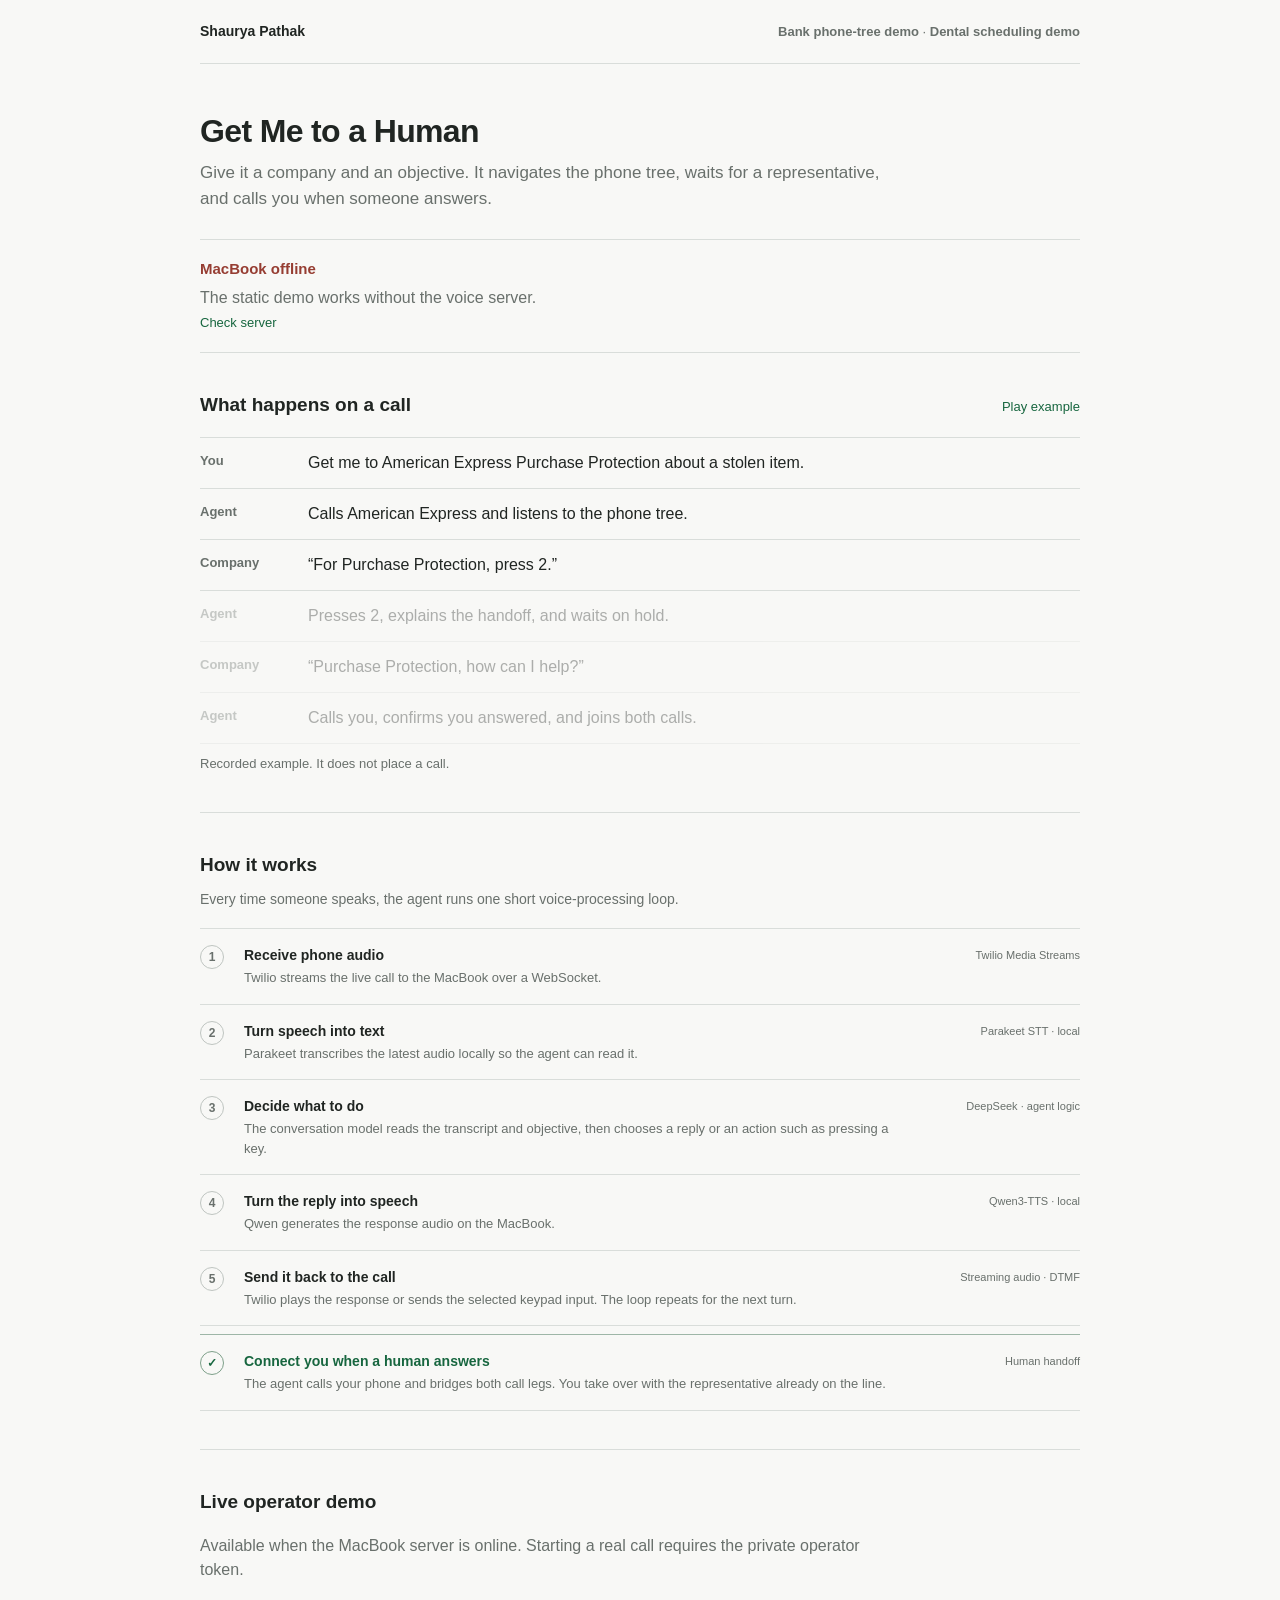
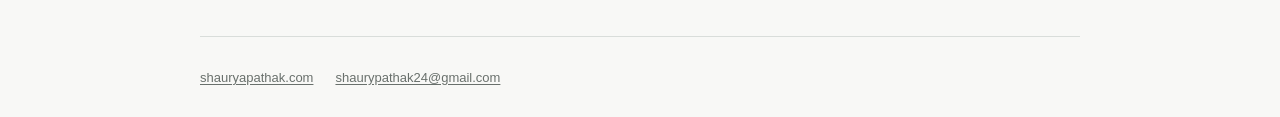
<file: index.html>
<!doctype html>
<html lang="en">
  <head>
    <meta charset="utf-8" />
    <meta name="viewport" content="width=device-width, initial-scale=1" />
    <meta name="description" content="A phone agent that gets a person on the line." />
    <title>Get Me to a Human · Shaurya Pathak</title>
    <link rel="icon" href="./icon.svg" type="image/svg+xml" />
    <link rel="stylesheet" href="./styles.css" />
    <script src="./app.js" defer></script>
  </head>
  <body>
    <main>
      <nav>
        <a href="https://shauryapathak.com">Shaurya Pathak</a>
        <span><a href="./bank/">Bank phone-tree demo</a> · <a href="./dentist/">Dental scheduling demo</a></span>
      </nav>

      <header class="intro">
        <h1>Get Me to a Human</h1>
        <p>Give it a company and an objective. It navigates the phone tree, waits for a representative, and calls you when someone answers.</p>
      </header>

      <section id="server-status" class="server-status offline" aria-live="polite">
        <h2 id="server-state">MacBook offline</h2>
        <p id="server-message">The static demo works without the voice server.</p>
        <button id="status-retry" class="text-button" type="button">Check server</button>
      </section>

      <section class="section">
        <div class="section-heading">
          <h2>What happens on a call</h2>
          <button id="play-walkthrough" class="text-button" type="button">Play example</button>
        </div>
        <ol id="walkthrough" class="walkthrough">
          <li><span>You</span><p>Get me to American Express Purchase Protection about a stolen item.</p></li>
          <li><span>Agent</span><p>Calls American Express and listens to the phone tree.</p></li>
          <li><span>Company</span><p>“For Purchase Protection, press 2.”</p></li>
          <li><span>Agent</span><p>Presses 2, explains the handoff, and waits on hold.</p></li>
          <li><span>Company</span><p>“Purchase Protection, how can I help?”</p></li>
          <li><span>Agent</span><p>Calls you, confirms you answered, and joins both calls.</p></li>
        </ol>
        <p class="quiet">Recorded example. It does not place a call.</p>
      </section>

      <section class="section">
        <h2>How it works</h2>
        <p class="pipeline-intro">Every time someone speaks, the agent runs one short voice-processing loop.</p>
        <ol class="pipeline" aria-label="Voice processing pipeline">
          <li>
            <span class="pipeline-number">1</span>
            <div><strong>Receive phone audio</strong><span>Twilio streams the live call to the MacBook over a WebSocket.</span></div>
            <small>Twilio Media Streams</small>
          </li>
          <li>
            <span class="pipeline-number">2</span>
            <div><strong>Turn speech into text</strong><span>Parakeet transcribes the latest audio locally so the agent can read it.</span></div>
            <small>Parakeet STT · local</small>
          </li>
          <li>
            <span class="pipeline-number">3</span>
            <div><strong>Decide what to do</strong><span>The conversation model reads the transcript and objective, then chooses a reply or an action such as pressing a key.</span></div>
            <small>DeepSeek · agent logic</small>
          </li>
          <li>
            <span class="pipeline-number">4</span>
            <div><strong>Turn the reply into speech</strong><span>Qwen generates the response audio on the MacBook.</span></div>
            <small>Qwen3-TTS · local</small>
          </li>
          <li>
            <span class="pipeline-number">5</span>
            <div><strong>Send it back to the call</strong><span>Twilio plays the response or sends the selected keypad input. The loop repeats for the next turn.</span></div>
            <small>Streaming audio · DTMF</small>
          </li>
          <li class="pipeline-handoff">
            <span class="pipeline-number">✓</span>
            <div><strong>Connect you when a human answers</strong><span>The agent calls your phone and bridges both call legs. You take over with the representative already on the line.</span></div>
            <small>Human handoff</small>
          </li>
        </ol>
      </section>

      <section id="live-demo" class="section live-demo" aria-labelledby="live-demo-title">
        <h2 id="live-demo-title">Live operator demo</h2>
        <p id="live-demo-intro">Available when the MacBook server is online. Starting a real call requires the private operator token.</p>

        <form id="unlock-form" class="unlock-form hidden">
          <label>
            Operator token
            <input id="operator-token" type="password" autocomplete="off" required />
          </label>
          <button type="submit">Unlock</button>
          <p id="unlock-error" class="error" role="alert"></p>
        </form>

        <form id="call-form" class="call-form hidden">
          <div class="field-grid">
            <label>Company<input id="company" required placeholder="American Express" /></label>
            <label>Company phone<input id="company-phone" required inputmode="tel" placeholder="+1 800 000 0000" /></label>
          </div>
          <label>What do you need?<textarea id="objective" required rows="3" placeholder="Get me to a representative who can help with…"></textarea></label>
          <div class="field-grid">
            <label>Your name<input id="caller-name" required autocomplete="name" /></label>
            <label>Call you at<input id="callback-phone" required inputmode="tel" autocomplete="tel" /></label>
          </div>
          <button type="submit">Start real call</button>
          <p class="quiet">This creates a paid Twilio call. Do not enter passwords, card details, CVVs, or Social Security numbers.</p>
          <p id="call-error" class="error" role="alert"></p>
        </form>

        <div id="active-call" class="active-call hidden" aria-live="polite">
          <div class="active-heading">
            <h3 id="active-company"></h3>
            <span id="active-status"></span>
          </div>
          <p id="active-objective"></p>
          <div id="transcript" class="transcript"></div>
          <button id="cancel-call" class="secondary" type="button">Stop call</button>
          <p id="active-error" class="error" role="alert"></p>
        </div>
      </section>

      <footer>
        <a href="https://shauryapathak.com">shauryapathak.com</a>
        <a href="mailto:shaurypathak24@gmail.com">shaurypathak24@gmail.com</a>
      </footer>
    </main>
  </body>
</html>
</file>
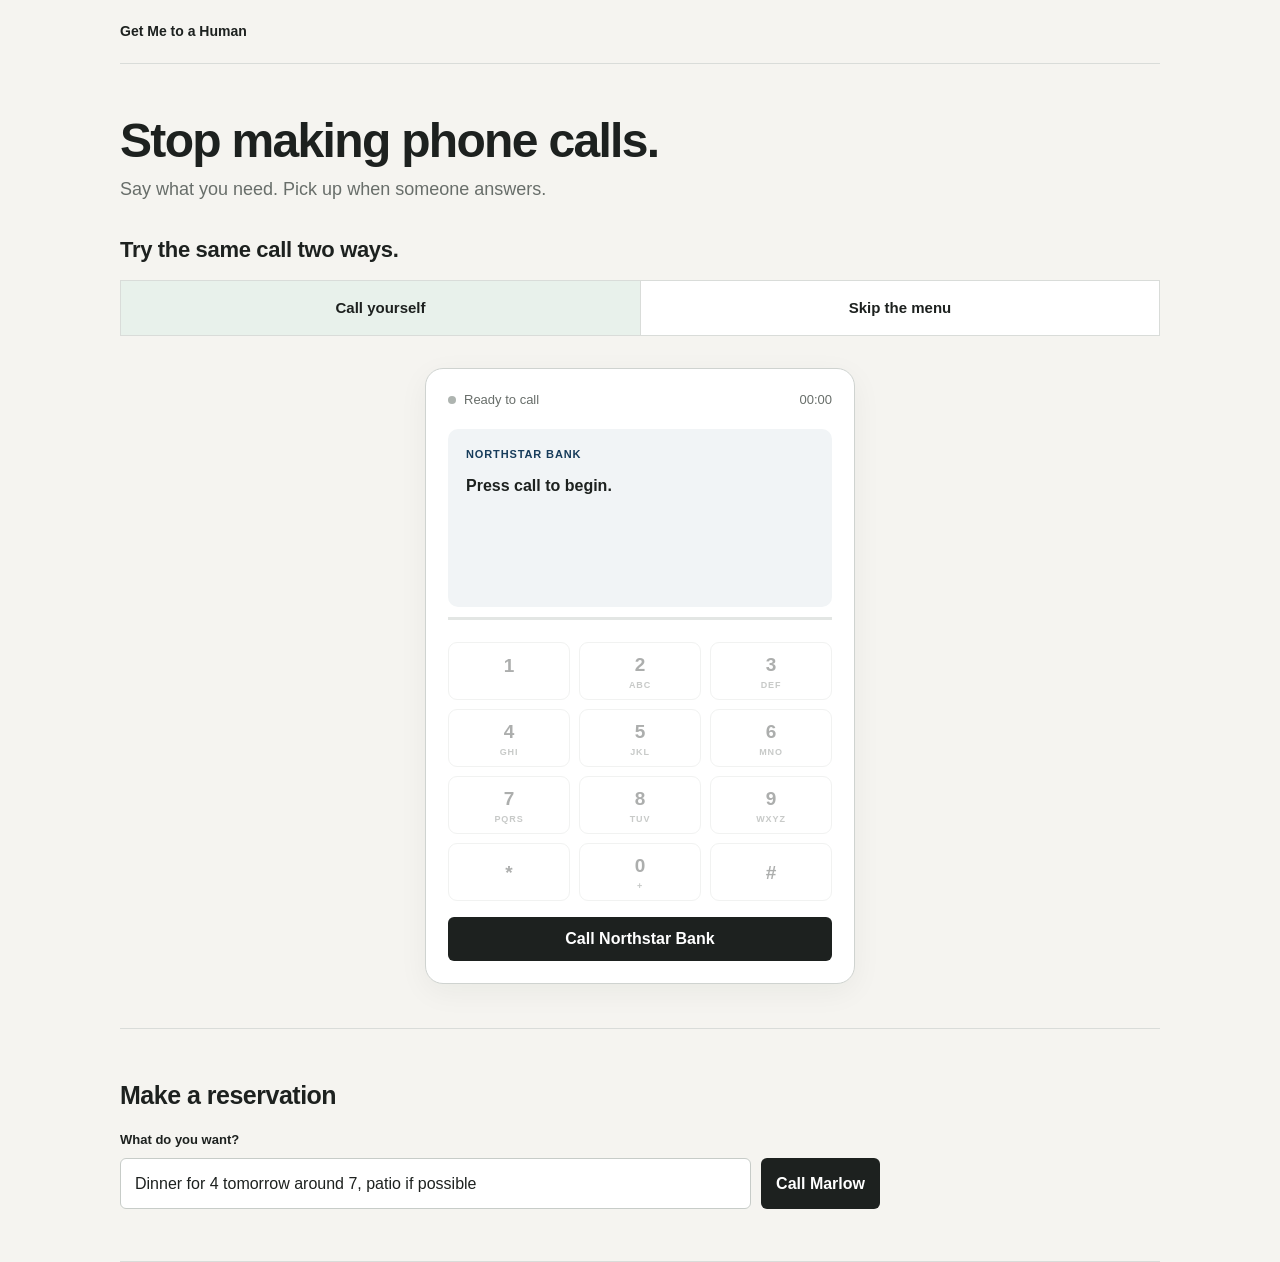
<file: bank/index.html>
<!doctype html>
<html lang="en">
  <head>
    <meta charset="utf-8" />
    <meta name="viewport" content="width=device-width, initial-scale=1" />
    <meta name="description" content="Skip phone menus and hold time." />
    <title>Get Me to a Human</title>
    <link rel="icon" href="../icon.svg" type="image/svg+xml" />
    <link rel="stylesheet" href="./styles.css" />
    <script src="./app.js" defer></script>
  </head>
  <body>
    <main>
      <nav>
        <a href="../">Get Me to a Human</a>
      </nav>

      <header>
        <h1>Stop making phone calls.</h1>
        <p class="lede">Say what you need. Pick up when someone answers.</p>
      </header>

      <h2 class="scenario-title">Try the same call two ways.</h2>
      <section class="mode-switch" aria-label="Choose how to call">
        <button class="mode active" data-mode="manual" type="button">
          <strong>Call yourself</strong>
        </button>
        <button class="mode" data-mode="agent" type="button">
          <strong>Skip the menu</strong>
        </button>
      </section>

      <section id="manual-demo" class="demo-panel" aria-label="Navigate the bank phone tree yourself">
        <div id="manual-experience" class="manual-experience">
          <div class="phone-shell">
          <div class="phone-topline">
            <div><span class="live-dot"></span><span id="manual-state">Ready to call</span></div>
            <time id="manual-time">00:00</time>
          </div>
          <div class="speaker" aria-live="polite">
            <div class="speaker-heading"><span class="speaker-label">NORTHSTAR BANK</span></div>
            <div id="manual-transcript" class="prompt-carousel"><p class="active">Press call to begin.</p></div>
          </div>
          <div id="manual-progress" class="progress" aria-label="Call progress"></div>
          <div id="keypad" class="keypad" aria-label="Phone keypad">
            <button type="button" data-key="1">1<span></span></button>
            <button type="button" data-key="2">2<span>ABC</span></button>
            <button type="button" data-key="3">3<span>DEF</span></button>
            <button type="button" data-key="4">4<span>GHI</span></button>
            <button type="button" data-key="5">5<span>JKL</span></button>
            <button type="button" data-key="6">6<span>MNO</span></button>
            <button type="button" data-key="7">7<span>PQRS</span></button>
            <button type="button" data-key="8">8<span>TUV</span></button>
            <button type="button" data-key="9">9<span>WXYZ</span></button>
            <button type="button" data-key="*">*</button>
            <button type="button" data-key="0">0<span>+</span></button>
            <button type="button" data-key="#">#</button>
          </div>
            <div class="call-actions">
              <button id="manual-call" class="primary" type="button">Call Northstar Bank</button>
              <button id="manual-end" class="secondary hidden" type="button">End call</button>
            </div>
          </div>
          <aside id="hold-card" class="hold-card hidden" aria-live="polite">
            <span>ESTIMATED WAIT</span>
            <strong>More than 20 minutes</strong>
            <div class="hold-wave" aria-hidden="true"><i></i><i></i><i></i><i></i><i></i></div>
            <h2>Now you wait by the phone.</h2>
            <p>Stay close so you do not miss the representative when someone finally answers.</p>
          </aside>
        </div>
        <button id="skip-prompt" class="text-button hidden" type="button">Skip prompt</button>
      </section>

      <section id="agent-demo" class="demo-panel hidden" aria-label="Skip the bank phone tree">
        <form id="intent-form" class="intent-form">
          <label for="intent">What do you need?</label>
          <div class="intent-row">
            <input id="intent" value="Close my checking account" autocomplete="off" />
            <button class="primary" type="submit">Start call</button>
          </div>
          <div class="examples" aria-label="Example intents">
            <button type="button" data-intent="Close my checking account">Close an account</button>
            <button type="button" data-intent="Report my debit card stolen">Stolen card</button>
            <button type="button" data-intent="Dispute a charge I do not recognize">Dispute a charge</button>
            <button type="button" data-intent="Ask about a mortgage payment">Mortgage help</button>
          </div>
        </form>

        <div id="agent-call" class="agent-call hidden">
          <div class="agent-summary">
            <div>
              <span class="status-dot"></span>
              <div><small id="agent-status-label">CALL</small><strong id="agent-status">Calling Northstar Bank</strong></div>
            </div>
            <time id="agent-time">00:00</time>
          </div>

          <div class="intent-summary"><span>Request</span><strong id="active-intent"></strong></div>

          <div class="call-layout">
            <div>
              <div class="section-label"><span>Call</span><button id="audio-toggle" class="text-button" type="button">Mute</button></div>
              <ol id="agent-log" class="agent-log" aria-live="polite"></ol>
            </div>
            <aside>
              <span class="aside-label">You</span>
              <div id="user-card" class="user-card waiting">
                <strong id="user-state">Free to do something else</strong>
                <p id="user-detail">We will ring you when a representative answers.</p>
              </div>
              <div class="attention">
                <span>Time you spent navigating</span>
                <strong id="attention-time">6 seconds</strong>
              </div>
            </aside>
          </div>
          <button id="restart-agent" class="secondary hidden" type="button">Start over</button>
        </div>
      </section>

      <section id="reservation-demo" class="reservation-demo" aria-label="Make a restaurant reservation">
        <h2>Make a reservation</h2>
        <form id="reservation-form" class="reservation-form">
          <label for="reservation-request">What do you want?</label>
          <div class="intent-row">
            <input id="reservation-request" value="Dinner for 4 tomorrow around 7, patio if possible" autocomplete="off" />
            <button class="primary" type="submit">Call Marlow</button>
          </div>
        </form>

        <div id="reservation-call" class="reservation-call hidden">
          <div class="reservation-heading">
            <div><span class="status-dot"></span><strong id="reservation-status">Calling Marlow</strong></div>
            <time id="reservation-time">00:00</time>
          </div>
          <ol id="reservation-log" class="reservation-log" aria-live="polite"></ol>
          <div id="reservation-result" class="reservation-result hidden">
            <span>RESERVED</span>
            <strong id="reservation-summary">Tomorrow · 7:30 PM · Patio · Party of 4</strong>
            <p id="reservation-decision">Patio kept · shifted 30 minutes later</p>
          </div>
          <button id="reservation-restart" class="secondary hidden" type="button">Start over</button>
        </div>
      </section>
    </main>
  </body>
</html>
</file>
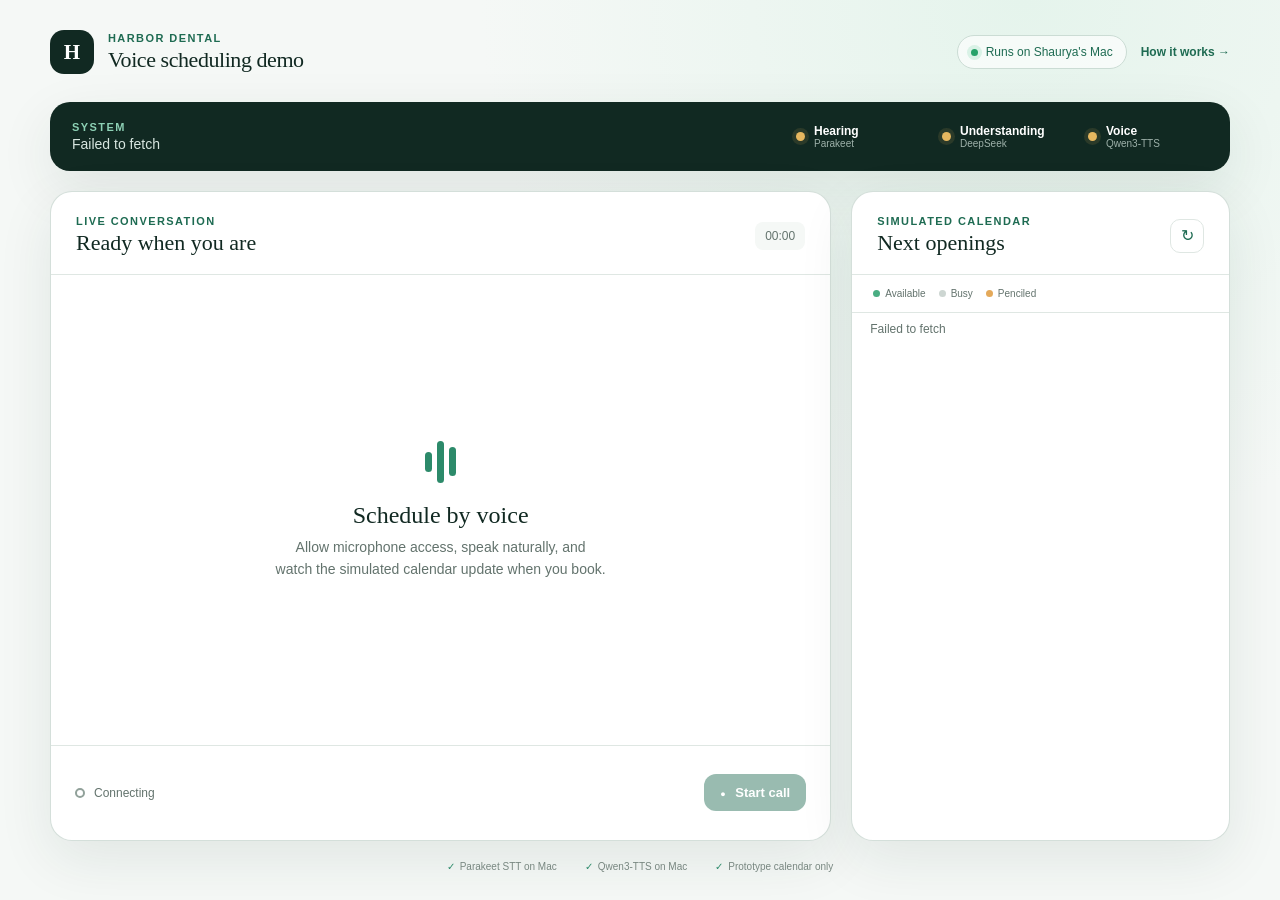
<file: dentist/index.html>
<!doctype html>
<html lang="en">
  <head>
    <meta charset="utf-8" />
    <meta name="viewport" content="width=device-width, initial-scale=1" />
    <meta name="theme-color" content="#112922" />
    <meta name="description" content="Talk to a voice scheduling assistant and watch it book a simulated dental calendar." />
    <title>Harbor Dental · Voice Scheduling Demo</title>
    <link rel="stylesheet" href="./styles.css?v=4" />
  </head>
  <body>
    <main class="shell">
      <header class="topbar">
        <div class="brand-mark" aria-hidden="true">H</div>
        <div>
          <p class="eyebrow">Harbor Dental</p>
          <h1>Voice scheduling demo</h1>
        </div>
        <div class="privacy-pill"><span></span> Runs on Shaurya's Mac</div>
        <a class="mode-link" href="../">How it works →</a>
      </header>

      <section class="status-panel" aria-label="Voice model status">
        <div class="status-copy">
          <p class="eyebrow">System</p>
          <p id="system-message">Connecting to the voice server…</p>
        </div>
        <div class="model-list">
          <div class="model"><span id="asr-dot" class="dot"></span><div><b>Hearing</b><small id="asr-model">Parakeet</small></div></div>
          <div class="model"><span id="llm-dot" class="dot"></span><div><b>Understanding</b><small id="llm-model">DeepSeek</small></div></div>
          <div class="model"><span id="tts-dot" class="dot"></span><div><b>Voice</b><small id="tts-model">Qwen3-TTS</small></div></div>
        </div>
      </section>

      <div class="workspace">
        <section class="call-card">
          <div class="call-head">
            <div><p class="eyebrow">Live conversation</p><h2 id="call-title">Ready when you are</h2></div>
            <span id="timer" class="timer">00:00</span>
          </div>
          <div id="conversation" class="conversation" aria-live="polite">
            <div class="empty-state">
              <div class="sound-rings"><i></i><i></i><i></i></div>
              <h3>Schedule by voice</h3>
              <p>Allow microphone access, speak naturally, and watch the simulated calendar update when you book.</p>
            </div>
          </div>
          <div class="call-controls">
            <div id="voice-state" class="voice-state"><span class="pulse"></span><span>Connecting</span></div>
            <button id="start-call" class="primary" disabled><span class="phone-icon" aria-hidden="true">●</span> Start call</button>
            <button id="stop-turn" class="secondary hidden">Finish speaking</button>
            <button id="end-call" class="danger hidden">End call</button>
          </div>
          <form id="text-form" class="text-fallback hidden">
            <input id="text-input" autocomplete="off" placeholder="Or type a caller response…" />
            <button type="submit">Send</button>
          </form>
        </section>

        <aside class="calendar-card">
          <div class="calendar-head">
            <div><p class="eyebrow">Simulated calendar</p><h2>Next openings</h2></div>
            <button id="refresh-calendar" class="icon-button" aria-label="Refresh calendar">↻</button>
          </div>
          <div class="calendar-legend"><span><i class="available"></i>Available</span><span><i class="busy"></i>Busy</span><span><i class="held"></i>Penciled</span></div>
          <div id="calendar" class="calendar-list"><p class="muted">Loading calendar…</p></div>
        </aside>
      </div>

      <footer><span>Parakeet STT on Mac</span><span>Qwen3-TTS on Mac</span><span>Prototype calendar only</span></footer>
    </main>
    <script>
      window.CALLBOX_API_BASE = new URLSearchParams(location.search).get("api") || "https://api.shauryapathak.com";
    </script>
    <script src="./app.js?v=4" defer></script>
  </body>
</html>
</file>
<file: styles.css>
:root {
  --paper: #f8f8f6;
  --surface: #fff;
  --ink: #202522;
  --muted: #69706c;
  --line: #d9ddda;
  --accent: #17663f;
  --danger: #963d32;
  font-family: -apple-system, BlinkMacSystemFont, "Segoe UI", Roboto, Helvetica, Arial, sans-serif;
}

* { box-sizing: border-box; }
body { margin: 0; background: var(--paper); color: var(--ink); font-size: 16px; line-height: 1.5; }
main { width: min(880px, calc(100% - 40px)); margin: 0 auto; }
a { color: inherit; text-underline-offset: .18em; }
nav { min-height: 64px; display: flex; align-items: center; justify-content: space-between; gap: 24px; border-bottom: 1px solid var(--line); font-size: 14px; }
nav a { font-weight: 650; text-decoration: none; }
nav span, .quiet { color: var(--muted); font-size: 13px; }
.intro { max-width: 680px; padding: 48px 0 28px; }
h1, h2, h3, p { margin-top: 0; }
h1 { margin-bottom: 10px; font-size: 32px; line-height: 1.2; letter-spacing: -.02em; }
.intro p { margin-bottom: 0; color: var(--muted); font-size: 17px; }
.server-status { padding: 18px 0; border-top: 1px solid var(--line); border-bottom: 1px solid var(--line); }
.server-status h2 { margin-bottom: 5px; font-size: 15px; }
.server-status p { margin-bottom: 0; color: var(--muted); }
.server-status.online h2 { color: var(--accent); }
.server-status.offline h2 { color: var(--danger); }
.server-status a { color: var(--accent); }
.section { padding: 38px 0; border-bottom: 1px solid var(--line); }
.section > h2, .section-heading h2 { margin-bottom: 18px; font-size: 19px; }
.section-heading { display: flex; align-items: baseline; justify-content: space-between; gap: 20px; }
.text-button { padding: 0; border: 0; background: transparent; color: var(--accent); font: inherit; font-size: 13px; cursor: pointer; }
.text-button:hover { text-decoration: underline; }
.walkthrough { margin: 0; padding: 0; list-style: none; border-top: 1px solid var(--line); }
.walkthrough li { display: grid; grid-template-columns: 92px 1fr; gap: 16px; padding: 13px 0; border-bottom: 1px solid var(--line); opacity: .35; }
.walkthrough li.visible { opacity: 1; }
.walkthrough span { color: var(--muted); font-size: 13px; font-weight: 600; }
.walkthrough p { margin: 0; }
.walkthrough + .quiet { margin: 10px 0 0; }
.pipeline-intro { margin: -8px 0 18px; color: var(--muted); font-size: 14px; }
.pipeline { margin: 0; padding: 0; list-style: none; border-top: 1px solid var(--line); }
.pipeline li { display: grid; grid-template-columns: 28px minmax(0, 1fr) 150px; gap: 16px; align-items: start; padding: 16px 0; border-bottom: 1px solid var(--line); }
.pipeline-number { width: 24px; height: 24px; display: grid; place-items: center; border: 1px solid #bfc5c1; border-radius: 50%; color: var(--muted); font-size: 12px; font-weight: 650; }
.pipeline div { display: grid; gap: 2px; }
.pipeline strong { font-size: 14px; }
.pipeline div span { color: var(--muted); font-size: 13px; }
.pipeline small { padding-top: 2px; color: var(--muted); font-size: 11px; text-align: right; }
.pipeline-handoff { margin-top: 8px; border-top: 1px solid #9eb6a7; }
.pipeline-handoff .pipeline-number { border-color: #7ea08a; color: var(--accent); }
.pipeline-handoff strong { color: var(--accent); }
.live-demo > p { max-width: 680px; color: var(--muted); }
form { display: grid; gap: 18px; max-width: 680px; margin-top: 22px; }
.unlock-form { grid-template-columns: minmax(0, 1fr) auto; align-items: end; }
.field-grid { display: grid; grid-template-columns: 1fr 1fr; gap: 16px; }
label { display: grid; gap: 6px; font-size: 13px; font-weight: 600; }
input, textarea { width: 100%; padding: 11px 12px; border: 1px solid #c9cecb; border-radius: 5px; background: #fff; color: var(--ink); font: inherit; font-weight: 400; }
input:focus, textarea:focus, button:focus-visible, a:focus-visible { outline: 2px solid rgba(23, 102, 63, .35); outline-offset: 2px; }
button { padding: 11px 14px; border: 0; border-radius: 5px; background: var(--ink); color: #fff; font: inherit; font-weight: 600; cursor: pointer; }
button:hover { background: #353b37; }
.secondary { border: 1px solid var(--line); background: transparent; color: var(--ink); }
.error { min-height: 20px; margin: 0; color: var(--danger); font-size: 13px; }
.unlock-form .error { grid-column: 1 / -1; }
.active-call { max-width: 680px; margin-top: 22px; }
.active-heading { display: flex; align-items: baseline; justify-content: space-between; gap: 20px; }
.active-heading h3 { font-size: 18px; }
.active-heading span { color: var(--accent); font-size: 13px; font-weight: 600; }
#active-objective { color: var(--muted); }
.transcript { margin: 18px 0; border-top: 1px solid var(--line); }
.turn { display: grid; grid-template-columns: 88px 1fr; gap: 14px; padding: 11px 0; border-bottom: 1px solid var(--line); font-size: 14px; }
.turn strong { color: var(--muted); font-size: 12px; }
.turn p { margin: 0; }
.hidden { display: none !important; }
footer { min-height: 80px; display: flex; align-items: center; gap: 22px; color: var(--muted); font-size: 13px; }

@media (max-width: 700px) {
  main { width: min(100% - 28px, 880px); }
  .intro { padding-top: 32px; }
  h1 { font-size: 27px; }
  .pipeline li { grid-template-columns: 28px minmax(0, 1fr); gap: 12px; }
  .pipeline small { grid-column: 2; padding-top: 4px; text-align: left; }
  .field-grid, .unlock-form { grid-template-columns: 1fr; }
  .walkthrough li { grid-template-columns: 72px 1fr; gap: 10px; }
  footer { align-items: flex-start; flex-direction: column; justify-content: center; gap: 4px; }
}

@media (prefers-reduced-motion: reduce) {
  * { scroll-behavior: auto !important; }
}
</file>
<file: bank/styles.css>
:root {
  --paper: #f5f4f0;
  --surface: #ffffff;
  --ink: #1d211f;
  --muted: #686e6a;
  --line: #d9dcd9;
  --accent: #17633e;
  --soft-accent: #e8f1eb;
  --bank: #173c5b;
  --alert: #a8542a;
  font-family: -apple-system, BlinkMacSystemFont, "Segoe UI", Roboto, Helvetica, Arial, sans-serif;
}

* { box-sizing: border-box; }
body { margin: 0; background: var(--paper); color: var(--ink); font-size: 16px; line-height: 1.45; }
button, input { font: inherit; }
button { cursor: pointer; }
main { width: min(1040px, calc(100% - 40px)); margin: 0 auto; }
a { color: inherit; text-underline-offset: .2em; }
nav { min-height: 64px; display: flex; align-items: center; justify-content: space-between; gap: 20px; border-bottom: 1px solid var(--line); font-size: 14px; }
nav a { font-weight: 650; text-decoration: none; }
nav span { color: var(--muted); }
header { max-width: 700px; padding: 52px 0 32px; }
.eyebrow, .section-label, .aside-label { margin: 0 0 10px; color: var(--muted); font-size: 11px; font-weight: 750; letter-spacing: .09em; }
h1, h2, h3, p { margin-top: 0; }
h1 { max-width: 650px; margin-bottom: 10px; font-size: clamp(32px, 4.5vw, 48px); line-height: 1.05; letter-spacing: -.035em; }
.lede { max-width: 670px; margin: 0; color: var(--muted); font-size: 18px; }
.scenario-title { margin: 0 0 14px; font-size: 22px; letter-spacing: -.015em; }

.mode-switch { display: grid; grid-template-columns: 1fr 1fr; border: 1px solid var(--line); background: var(--surface); }
.mode { padding: 15px 18px; border: 0; background: transparent; color: var(--ink); text-align: center; }
.mode + .mode { border-left: 1px solid var(--line); }
.mode strong { font-size: 15px; }
.mode.active { background: var(--soft-accent); }

.demo-panel { padding: 32px 0 44px; border-bottom: 1px solid var(--line); }
.manual-experience { display: grid; grid-template-columns: minmax(0, 430px); justify-content: center; gap: 24px; transition: grid-template-columns .3s ease; }
.manual-experience.holding { grid-template-columns: minmax(0, 430px) minmax(260px, 350px); align-items: center; }
.panel-copy { max-width: 650px; margin-bottom: 28px; }
.panel-copy h2, .explanation h2 { margin-bottom: 8px; font-size: 25px; letter-spacing: -.015em; }
.panel-copy p:last-child { margin: 0; color: var(--muted); }
.phone-shell { width: min(100%, 430px); margin: 0 auto; padding: 22px; border: 1px solid #cfd3d0; border-radius: 18px; background: var(--surface); box-shadow: 0 8px 30px rgba(25, 31, 27, .05); }
.phone-topline, .agent-summary { display: flex; align-items: center; justify-content: space-between; gap: 16px; color: var(--muted); font-size: 13px; }
.phone-topline > div, .agent-summary > div { display: flex; align-items: center; gap: 8px; }
.live-dot, .status-dot { width: 8px; height: 8px; border-radius: 50%; background: #aeb4b0; }
.phone-shell.calling .live-dot, .agent-call.running .status-dot, .agent-call.complete .status-dot { background: var(--accent); box-shadow: 0 0 0 4px rgba(23, 99, 62, .1); }
.speaker { min-height: 178px; margin: 20px 0 10px; padding: 18px; overflow: hidden; border-radius: 10px; background: #f1f4f6; }
.speaker-heading { display: flex; align-items: baseline; justify-content: space-between; gap: 12px; }
.speaker-label { color: var(--bank); font-size: 11px; font-weight: 750; letter-spacing: .08em; }
.prompt-carousel { display: grid; grid-template-rows: repeat(3, minmax(0, auto)); gap: 7px; min-height: 112px; margin-top: 12px; }
.prompt-carousel p { margin: 0; color: #a0a7a3; font-size: 16px; line-height: 1.32; transition: color .22s ease, opacity .22s ease, transform .22s ease; }
.prompt-carousel p.past { color: #7d8581; opacity: .62; }
.prompt-carousel p.active { color: var(--ink); opacity: 1; font-weight: 550; }
.prompt-carousel p.future { opacity: .5; }
.progress { height: 3px; margin-bottom: 22px; overflow: hidden; background: #e3e6e4; }
.progress::before { content: ""; display: block; width: var(--progress, 0%); height: 100%; background: var(--bank); transition: width .3s linear; }
.keypad { display: grid; grid-template-columns: repeat(3, 1fr); gap: 9px; }
.keypad button { min-height: 58px; border: 1px solid var(--line); border-radius: 9px; background: #fff; color: var(--ink); font-size: 19px; font-weight: 600; }
.keypad button span { display: block; min-height: 12px; color: var(--muted); font-size: 9px; letter-spacing: .1em; }
.keypad button:disabled { cursor: not-allowed; opacity: .36; }
.keypad button:not(:disabled):active { background: #e9eeeb; transform: translateY(1px); }
.call-actions { display: flex; gap: 10px; margin-top: 16px; }
.primary, .secondary { min-height: 43px; padding: 10px 15px; border-radius: 6px; font-weight: 650; }
.primary { border: 0; background: var(--ink); color: #fff; }
.primary:hover { background: #333936; }
.secondary { border: 1px solid var(--line); background: transparent; color: var(--ink); }
.call-actions button { width: 100%; }
.hold-card { padding: 24px; border: 1px solid #d5c8b7; background: #fffaf2; }
.hold-card > span { display: block; color: var(--alert); font-size: 10px; font-weight: 750; letter-spacing: .09em; }
.hold-card > strong { display: block; margin-top: 4px; font-size: 21px; }
.hold-card h2 { margin: 24px 0 6px; font-size: 21px; letter-spacing: -.015em; }
.hold-card p { margin: 0; color: var(--muted); font-size: 14px; }
.hold-wave { height: 36px; display: flex; align-items: center; gap: 4px; margin-top: 20px; }
.hold-wave i { width: 3px; height: 10px; background: #b68655; animation: hold-wave .9s ease-in-out infinite alternate; }
.hold-wave i:nth-child(2) { height: 22px; animation-delay: -.5s; }
.hold-wave i:nth-child(3) { height: 30px; animation-delay: -.25s; }
.hold-wave i:nth-child(4) { height: 18px; animation-delay: -.7s; }
.hold-wave i:nth-child(5) { height: 12px; animation-delay: -.35s; }
@keyframes hold-wave { from { transform: scaleY(.55); opacity: .5; } to { transform: scaleY(1); opacity: 1; } }
.text-button { padding: 0; border: 0; background: transparent; color: var(--accent); font-size: 12px; }
#skip-prompt { margin-top: 12px; }
.text-button:hover { text-decoration: underline; }

.intent-form { display: grid; gap: 10px; max-width: 760px; }
.intent-form label { font-size: 13px; font-weight: 650; }
.intent-row { display: grid; grid-template-columns: 1fr auto; gap: 10px; }
.intent-row input { min-width: 0; padding: 13px 14px; border: 1px solid #c7ccc8; border-radius: 6px; background: var(--surface); color: var(--ink); }
.examples { display: flex; flex-wrap: wrap; gap: 7px; }
.examples button { padding: 6px 9px; border: 1px solid var(--line); border-radius: 999px; background: transparent; color: var(--muted); font-size: 12px; }
.examples button:hover { border-color: #abb2ad; color: var(--ink); }
.agent-call { margin-top: 28px; border: 1px solid var(--line); background: var(--surface); }
.agent-summary { padding: 18px 20px; border-bottom: 1px solid var(--line); }
.agent-summary > div > div { display: grid; }
.agent-summary small { color: var(--accent); font-size: 10px; font-weight: 750; letter-spacing: .08em; }
.agent-summary strong { font-size: 15px; }
.intent-summary { display: grid; grid-template-columns: 80px 1fr; gap: 15px; padding: 14px 20px; border-bottom: 1px solid var(--line); font-size: 13px; }
.intent-summary span { color: var(--muted); }
.call-layout { display: grid; grid-template-columns: minmax(0, 1.5fr) minmax(240px, .7fr); }
.call-layout > div { min-height: 390px; padding: 20px; }
.call-layout aside { padding: 20px; border-left: 1px solid var(--line); background: #fafaf8; }
.section-label { display: flex; align-items: baseline; justify-content: space-between; }
.agent-log { margin: 0; padding: 0; list-style: none; }
.agent-log li { display: grid; grid-template-columns: 88px 1fr; gap: 12px; padding: 11px 0; border-top: 1px solid var(--line); font-size: 13px; }
.agent-log span { color: var(--muted); font-size: 11px; font-weight: 700; }
.agent-log p { margin: 0; }
.agent-log .action p { color: var(--accent); font-weight: 650; }
.user-card { padding: 15px; border: 1px solid var(--line); background: var(--surface); }
.user-card strong { display: block; font-size: 14px; }
.user-card p { margin: 5px 0 0; color: var(--muted); font-size: 12px; }
.user-card.ringing { border-color: #7aa087; background: var(--soft-accent); }
.user-card.ringing strong { color: var(--accent); }
.attention { display: grid; gap: 3px; margin-top: 20px; padding-top: 16px; border-top: 1px solid var(--line); }
.attention span { color: var(--muted); font-size: 12px; }
.attention strong { font-size: 18px; }
#restart-agent { margin: 0 20px 20px; }

.reservation-demo { padding: 48px 0 52px; border-bottom: 1px solid var(--line); }
.reservation-demo > h2 { margin-bottom: 18px; font-size: 25px; letter-spacing: -.02em; }
.reservation-form { display: grid; gap: 8px; max-width: 760px; }
.reservation-form label { font-size: 13px; font-weight: 650; }
.reservation-call { max-width: 760px; margin-top: 24px; border: 1px solid var(--line); background: var(--surface); }
.reservation-call.running .status-dot, .reservation-call.complete .status-dot { background: var(--accent); box-shadow: 0 0 0 4px rgba(23, 99, 62, .1); }
.reservation-heading { display: flex; align-items: center; justify-content: space-between; gap: 16px; padding: 17px 20px; border-bottom: 1px solid var(--line); }
.reservation-heading > div { display: flex; align-items: center; gap: 10px; }
.reservation-heading strong { font-size: 14px; }
.reservation-heading time { color: var(--muted); font-size: 12px; }
.reservation-log { margin: 0; padding: 0 20px; list-style: none; }
.reservation-log li { display: grid; grid-template-columns: 90px 1fr; gap: 12px; padding: 12px 0; border-bottom: 1px solid var(--line); font-size: 13px; }
.reservation-log span { color: var(--muted); font-size: 11px; font-weight: 700; }
.reservation-log p { margin: 0; }
.reservation-log .agent p { color: var(--accent); }
.reservation-result { margin: 20px; padding: 18px; border: 1px solid #8eb09a; background: var(--soft-accent); }
.reservation-result span { display: block; color: var(--accent); font-size: 10px; font-weight: 750; letter-spacing: .09em; }
.reservation-result strong { display: block; margin-top: 4px; font-size: 17px; }
.reservation-result p { margin: 5px 0 0; color: var(--muted); font-size: 13px; }
#reservation-restart { margin: 0 20px 20px; }

footer { min-height: 64px; display: flex; align-items: center; color: var(--muted); font-size: 12px; }
.hidden { display: none !important; }

button:focus-visible, input:focus-visible, a:focus-visible { outline: 2px solid rgba(23, 99, 62, .35); outline-offset: 2px; }

@media (max-width: 720px) {
  main { width: min(100% - 28px, 1040px); }
  header { padding-top: 44px; }
  .call-layout { grid-template-columns: 1fr; }
  .manual-experience.holding { grid-template-columns: minmax(0, 430px); }
  .call-layout aside { border-top: 1px solid var(--line); border-left: 0; }
  .intent-row { grid-template-columns: 1fr; }
  footer { align-items: flex-start; flex-direction: column; justify-content: center; gap: 4px; }
}

@media (prefers-reduced-motion: reduce) {
  * { scroll-behavior: auto !important; }
}
</file>
<file: dentist/styles.css>
:root {
  color-scheme: light;
  --ink: #112922;
  --muted: #63736d;
  --line: #dfe7e3;
  --paper: #f5f8f6;
  --card: #ffffff;
  --green: #1e6b52;
  --green-2: #2c8a6a;
  --mint: #dff2e9;
  --coral: #c75545;
  --shadow: 0 18px 55px rgba(27, 56, 47, 0.09);
  font-family: Inter, ui-sans-serif, -apple-system, BlinkMacSystemFont, "Segoe UI", sans-serif;
}

* { box-sizing: border-box; }
body { margin: 0; background: radial-gradient(circle at 80% 0%, #e5f4ec 0, transparent 34rem), var(--paper); color: var(--ink); }
button, input { font: inherit; }
button { cursor: pointer; }
.shell { width: min(1180px, calc(100% - 40px)); margin: 0 auto; min-height: 100vh; padding: 30px 0 24px; }
.topbar { display: flex; align-items: center; gap: 14px; margin-bottom: 28px; }
.brand-mark { width: 44px; height: 44px; border-radius: 14px; display: grid; place-items: center; background: var(--ink); color: white; font: 700 21px Georgia, serif; }
.topbar h1, h2, h3, p { margin: 0; }
.topbar h1 { font: 500 22px Georgia, serif; letter-spacing: -.02em; }
.eyebrow { color: var(--green); font-size: 11px; letter-spacing: .13em; text-transform: uppercase; font-weight: 750; margin-bottom: 3px; }
.privacy-pill { margin-left: auto; display: flex; align-items: center; gap: 8px; padding: 9px 13px; border: 1px solid #cbdcd4; background: rgba(255,255,255,.65); border-radius: 99px; font-size: 12px; color: var(--green); }
.privacy-pill span { width: 7px; height: 7px; background: #26a269; border-radius: 50%; box-shadow: 0 0 0 4px #d9f2e6; }
.mode-link { color: var(--green); font-size: 12px; font-weight: 750; text-decoration: none; }

.status-panel { background: var(--ink); color: white; border-radius: 20px; padding: 19px 22px; display: flex; align-items: center; justify-content: space-between; box-shadow: var(--shadow); margin-bottom: 20px; }
.status-panel .eyebrow { color: #8dd1b5; }
.status-copy > p:last-child { font-size: 14px; color: #d8e6e0; }
.model-list { display: flex; gap: 26px; }
.model { display: flex; align-items: center; gap: 9px; min-width: 120px; }
.model b { display: block; font-size: 12px; font-weight: 650; }
.model small { display: block; color: #9eb1aa; font-size: 10px; max-width: 150px; overflow: hidden; text-overflow: ellipsis; white-space: nowrap; }
.dot { width: 9px; height: 9px; background: #e6b75f; border-radius: 50%; box-shadow: 0 0 0 4px rgba(230,183,95,.12); }
.dot.ready { background: #62d49f; box-shadow: 0 0 0 4px rgba(98,212,159,.12); }
.dot.error { background: #ee7668; }

.workspace { display: grid; grid-template-columns: minmax(0, 1.65fr) minmax(300px, .8fr); gap: 20px; }
.call-card, .calendar-card { background: var(--card); border: 1px solid rgba(205,218,212,.85); border-radius: 22px; box-shadow: var(--shadow); }
.call-card { min-height: 650px; display: flex; flex-direction: column; overflow: hidden; }
.call-head, .calendar-head { padding: 23px 25px 18px; border-bottom: 1px solid var(--line); display: flex; align-items: center; justify-content: space-between; }
.call-head h2, .calendar-head h2 { font: 500 22px Georgia, serif; }
.timer { background: var(--paper); padding: 7px 10px; border-radius: 8px; font-variant-numeric: tabular-nums; color: var(--muted); font-size: 12px; }
.conversation { flex: 1; padding: 24px; overflow: auto; min-height: 390px; max-height: 470px; }
.empty-state { height: 100%; min-height: 330px; display: grid; place-content: center; text-align: center; color: var(--muted); }
.empty-state h3 { color: var(--ink); font: 500 24px Georgia, serif; margin: 18px 0 8px; }
.empty-state p { max-width: 330px; line-height: 1.55; font-size: 14px; }
.sound-rings { display: flex; align-items: center; justify-content: center; gap: 5px; height: 44px; }
.sound-rings i { display: block; width: 7px; border-radius: 5px; background: var(--green-2); height: 20px; }
.sound-rings i:nth-child(2) { height: 42px; }
.sound-rings i:nth-child(3) { height: 29px; }
.message { display: flex; gap: 10px; margin-bottom: 18px; animation: appear .25s ease both; }
.message.caller { flex-direction: row-reverse; }
.avatar { flex: 0 0 28px; height: 28px; border-radius: 9px; display: grid; place-items: center; background: var(--mint); color: var(--green); font-size: 11px; font-weight: 800; }
.caller .avatar { background: #edf0ef; color: #596761; }
.bubble { max-width: 76%; padding: 12px 14px; border-radius: 5px 16px 16px 16px; background: #edf7f2; line-height: 1.45; font-size: 14px; }
.caller .bubble { background: var(--ink); color: white; border-radius: 16px 5px 16px 16px; }
.meta { display: block; margin-top: 6px; font-size: 10px; opacity: .55; }
@keyframes appear { from { transform: translateY(5px); opacity: 0; } }

.call-controls { border-top: 1px solid var(--line); min-height: 94px; padding: 18px 24px; display: flex; align-items: center; gap: 10px; }
.voice-state { margin-right: auto; display: flex; align-items: center; gap: 9px; color: var(--muted); font-size: 12px; }
.pulse { width: 10px; height: 10px; border: 2px solid #91a19a; border-radius: 50%; }
.voice-state.listening .pulse { background: var(--green-2); border-color: var(--green-2); animation: pulse 1.3s infinite; }
.voice-state.speaking .pulse { background: #e6b75f; border-color: #e6b75f; animation: pulse .8s infinite; }
@keyframes pulse { 50% { box-shadow: 0 0 0 7px rgba(44,138,106,0); } 0% { box-shadow: 0 0 0 0 rgba(44,138,106,.3); } }
.primary, .secondary, .danger { border: 0; border-radius: 12px; padding: 11px 16px; font-weight: 700; font-size: 13px; }
.primary { background: var(--green); color: white; }
.primary:disabled { opacity: .45; cursor: wait; }
.secondary { background: var(--mint); color: var(--green); }
.danger { background: #fae9e6; color: var(--coral); }
.phone-icon { font-size: 9px; margin-right: 6px; }
.hidden { display: none !important; }
.text-fallback { padding: 0 24px 20px; display: flex; gap: 8px; }
.text-fallback input { flex: 1; border: 1px solid var(--line); border-radius: 11px; padding: 10px 12px; outline: none; }
.text-fallback input:focus { border-color: var(--green-2); box-shadow: 0 0 0 3px var(--mint); }
.text-fallback button { border: 0; border-radius: 10px; padding: 0 14px; color: white; background: var(--ink); }

.calendar-card { overflow: hidden; max-height: 650px; }
.icon-button { width: 34px; height: 34px; border-radius: 10px; border: 1px solid var(--line); background: white; color: var(--green); }
.calendar-legend { padding: 13px 21px; display: flex; gap: 13px; font-size: 10px; color: var(--muted); border-bottom: 1px solid var(--line); }
.calendar-legend span { display: flex; align-items: center; gap: 5px; }
.calendar-legend i { width: 7px; height: 7px; border-radius: 50%; }
.available { background: #49ad82; }.busy { background: #cdd6d2; }.held { background: #e4a95a; }
.calendar-list { padding: 9px 18px 20px; max-height: 535px; overflow-y: auto; }
.calendar-day { padding: 12px 3px; border-bottom: 1px solid #edf1ef; }
.calendar-day h3 { font-size: 12px; margin-bottom: 9px; display: flex; justify-content: space-between; }
.calendar-day h3 span { color: var(--muted); font-weight: 500; }
.slots { display: flex; gap: 6px; flex-wrap: wrap; }
.slot { font-size: 10px; padding: 6px 8px; border-radius: 7px; background: #e8f5ef; color: var(--green); }
.slot.booked { background: #eff2f1; color: #99a59f; text-decoration: line-through; }
.slot.held { background: #fff0d9; color: #936019; font-weight: 700; }
.muted { color: var(--muted); font-size: 12px; }
footer { display: flex; justify-content: center; gap: 28px; padding-top: 20px; color: #788780; font-size: 10px; }
footer span::before { content: "✓"; color: var(--green-2); margin-right: 5px; }

@media (max-width: 850px) {
  .workspace { grid-template-columns: 1fr; }
  .model-list { gap: 10px; }
  .model { min-width: 0; }
  .model small { max-width: 90px; }
  .calendar-card { max-height: none; }
}
@media (max-width: 600px) {
  .shell { width: min(100% - 20px, 1180px); padding-top: 15px; }
  .status-panel { align-items: flex-start; gap: 18px; flex-direction: column; }
  .model-list { width: 100%; justify-content: space-between; }
  .privacy-pill { font-size: 0; }
  footer { flex-wrap: wrap; gap: 9px 16px; }
}
</file>
